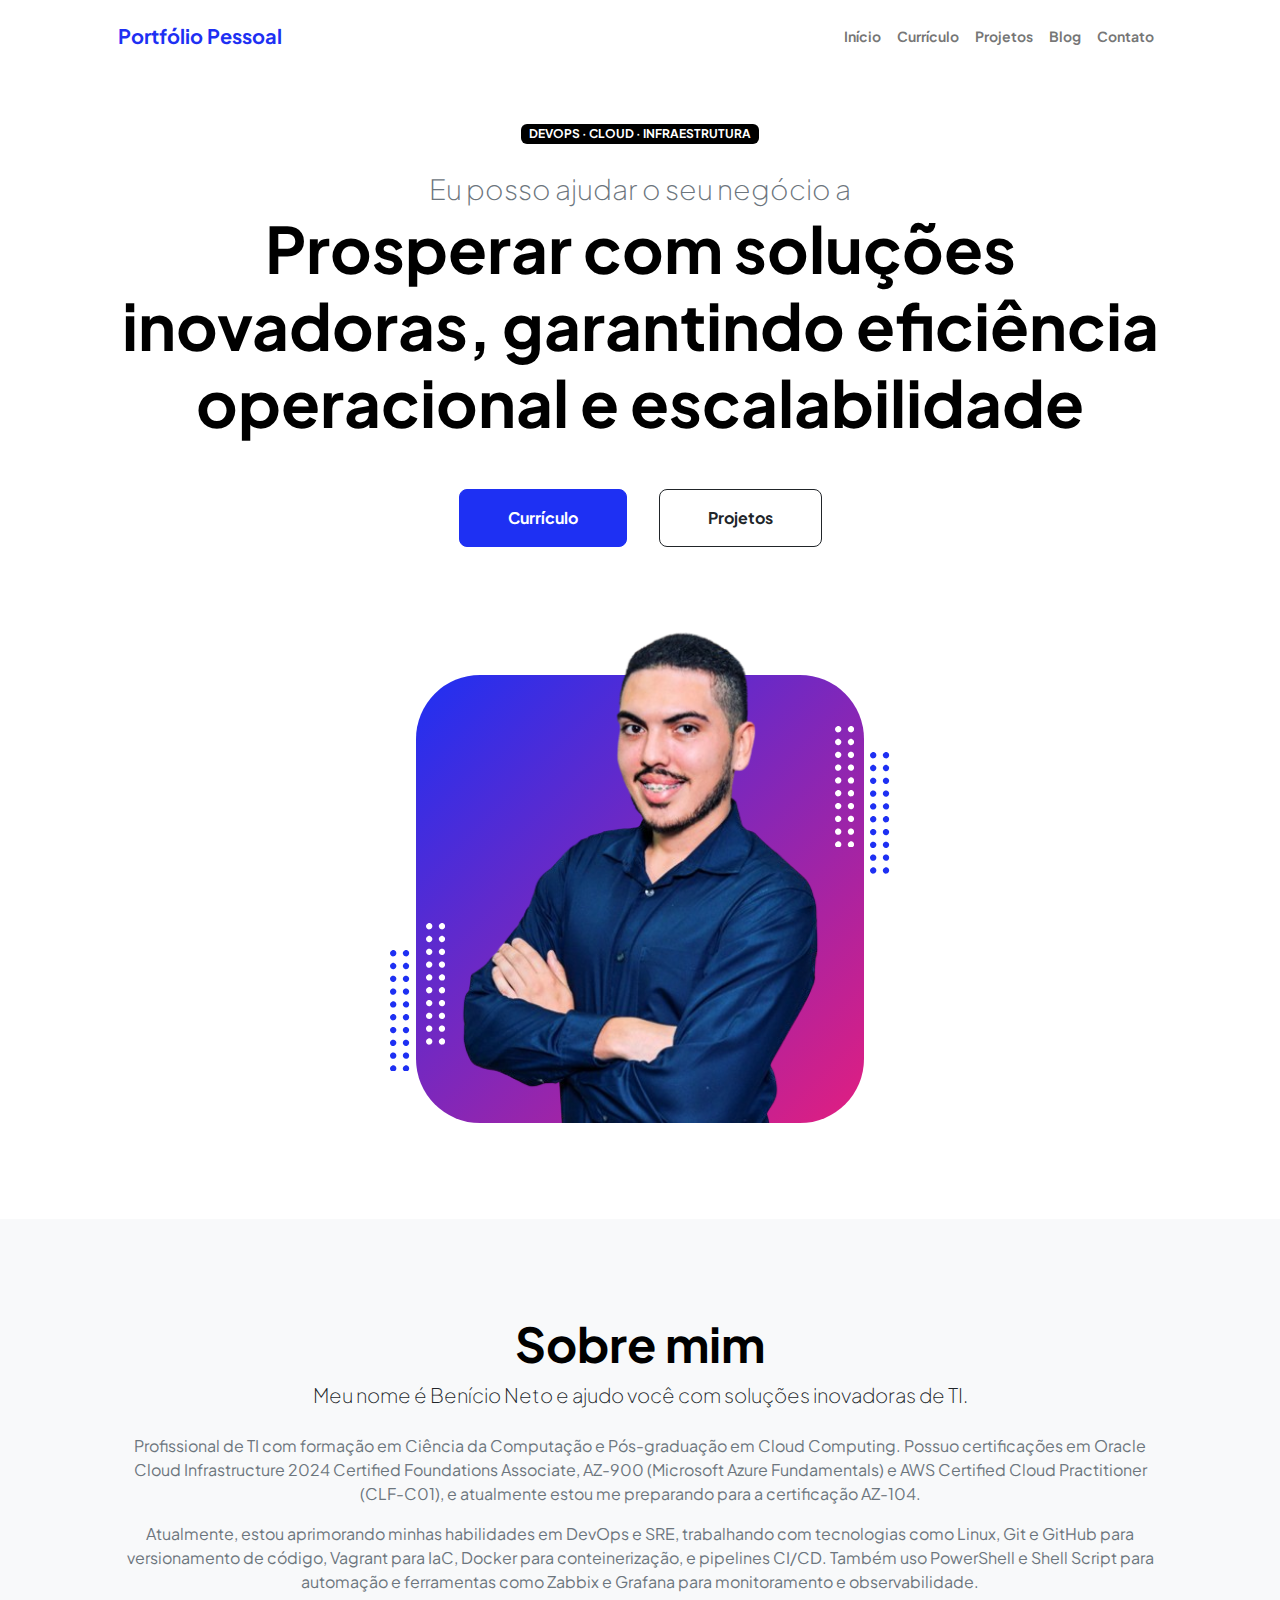
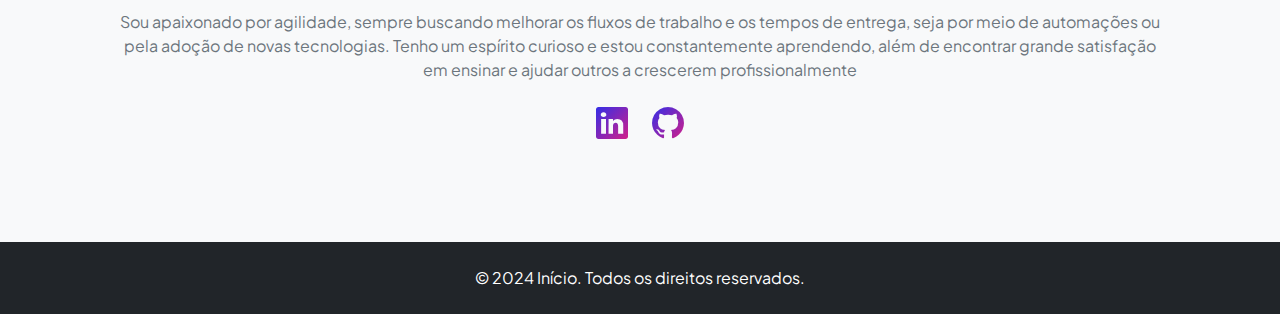
<file: index.html>
<!DOCTYPE html>
<html lang="en">
    <head>
        <meta charset="utf-8" />
        <meta name="viewport" content="width=device-width, initial-scale=1, shrink-to-fit=no" />
        <meta name="description" content="" />
        <meta name="author" content="" />
        <title>Portfólio Pessoal</title>
        <!-- Favicon-->
        <link rel="icon" type="image/x-icon" href="assets/favicon.ico" />
        <!-- Custom Google font-->
        <link rel="preconnect" href="https://fonts.googleapis.com" />
        <link rel="preconnect" href="https://fonts.gstatic.com" crossorigin />
        <link href="https://fonts.googleapis.com/css2?family=Plus+Jakarta+Sans:wght@100;200;300;400;500;600;700;800;900&amp;display=swap" rel="stylesheet" />
        <!-- Bootstrap icons-->
        <link href="https://cdn.jsdelivr.net/npm/bootstrap-icons@1.8.1/font/bootstrap-icons.css" rel="stylesheet" />
        <!-- Core theme CSS (includes Bootstrap)-->
        <link href="css/styles.css" rel="stylesheet" />
    </head>
    <body class="d-flex flex-column h-100">
        <main class="flex-shrink-0">
            <!-- Navigation-->
            <nav class="navbar navbar-expand-lg navbar-light bg-white py-3">
                <div class="container px-5">
                    <a class="navbar-brand" href="index.html"><span class="fw-bolder text-primary">Portfólio Pessoal</span></a>
                    <button class="navbar-toggler" type="button" data-bs-toggle="collapse" data-bs-target="#navbarSupportedContent" aria-controls="navbarSupportedContent" aria-expanded="false" aria-label="Toggle navigation"><span class="navbar-toggler-icon"></span></button>
                    <div class="collapse navbar-collapse" id="navbarSupportedContent">
                        <ul class="navbar-nav ms-auto mb-2 mb-lg-0 small fw-bolder">
                            <li class="nav-item"><a class="nav-link" href="index.html">Início</a></li>
                            <li class="nav-item"><a class="nav-link" href="resume.html">Currículo</a></li>
                            <li class="nav-item"><a class="nav-link" href="projects.html">Projetos</a></li>
                            <li class="nav-item"><a class="nav-link" href="blog.html">Blog</a></li>
                            <li class="nav-item"><a class="nav-link" href="contact.html">Contato</a></li>
                        </ul>
                    </div>
                </div>
            </nav>
            <!-- Header-->
            <header class="py-5">
                <div class="container px-5 pb-5">
                    <div class="row gx-5 align-items-center">
                        <div class="col-xxl-5">
                            <!-- Header text content-->
                            <div class="text-center text-xxl-start">
                                <div class="badge bg-black text-white mb-4"><div class="text-uppercase">DevOps &middot; Cloud &middot; Infraestrutura</div></div>
                                <div class="fs-3 fw-light text-muted">Eu posso ajudar o seu negócio a</div>
                                <h1 class="display-3 fw-bolder mb-5"><span class="text-black d-inline">Prosperar com soluções inovadoras, garantindo eficiência operacional e escalabilidade</span></h1>
                                <div class="d-grid gap-3 d-sm-flex justify-content-sm-center justify-content-xxl-start mb-3">
                                    <a class="btn btn-primary btn-lg px-5 py-3 me-sm-3 fs-6 fw-bolder" href="resume.html">Currículo</a>
                                    <a class="btn btn-outline-dark btn-lg px-5 py-3 fs-6 fw-bolder" href="projects.html">Projetos</a>
                                </div>
                            </div>
                        </div>
                        <div class="col-xxl-7">
                            <!-- Header profile picture-->
                            <div class="d-flex justify-content-center mt-5 mt-xxl-0">
                                <div class="profile bg-gradient-primary-to-secondary">
                                    <!-- TIP: For best results, use a photo with a transparent background like the demo example below-->
                                    <!-- Watch a tutorial on how to do this on YouTube (link)-->
                                    <img class="profile-img" src="assets/profile.png" alt="..." />
                                    <div class="dots-1">
                                        <!-- SVG Dots-->
                                        <svg version="1.1" xmlns="http://www.w3.org/2000/svg" xmlns:xlink="http://www.w3.org/1999/xlink" x="0px" y="0px" viewBox="0 0 191.6 1215.4" style="enable-background: new 0 0 191.6 1215.4" xml:space="preserve">
                                            <g transform="translate(0.000000,1280.000000) scale(0.100000,-0.100000)">
                                                <path d="M227.7,12788.6c-105-35-200-141-222-248c-43-206,163-412,369-369c155,32,275,190,260,339c-11,105-90,213-190,262        C383.7,12801.6,289.7,12808.6,227.7,12788.6z"></path>
                                                <path d="M1507.7,12788.6c-151-50-253-216-222-362c25-119,136-230,254-255c194-41,395,142,375,339c-11,105-90,213-190,262        C1663.7,12801.6,1569.7,12808.6,1507.7,12788.6z"></path>
                                                <path d="M227.7,11508.6c-105-35-200-141-222-248c-43-206,163-412,369-369c155,32,275,190,260,339c-11,105-90,213-190,262        C383.7,11521.6,289.7,11528.6,227.7,11508.6z"></path>
                                                <path d="M1507.7,11508.6c-151-50-253-216-222-362c25-119,136-230,254-255c194-41,395,142,375,339c-11,105-90,213-190,262        C1663.7,11521.6,1569.7,11528.6,1507.7,11508.6z"></path>
                                                <path d="M227.7,10228.6c-105-35-200-141-222-248c-43-206,163-412,369-369c155,32,275,190,260,339c-11,105-90,213-190,262        C383.7,10241.6,289.7,10248.6,227.7,10228.6z"></path>
                                                <path d="M1507.7,10228.6c-105-35-200-141-222-248c-43-206,163-412,369-369c155,32,275,190,260,339c-11,105-90,213-190,262        C1663.7,10241.6,1569.7,10248.6,1507.7,10228.6z"></path>
                                                <path d="M227.7,8948.6c-105-35-200-141-222-248c-43-206,163-412,369-369c155,32,275,190,260,339c-11,105-90,213-190,262        C383.7,8961.6,289.7,8968.6,227.7,8948.6z"></path>
                                                <path d="M1507.7,8948.6c-105-35-200-141-222-248c-43-206,163-412,369-369c155,32,275,190,260,339c-11,105-90,213-190,262        C1663.7,8961.6,1569.7,8968.6,1507.7,8948.6z"></path>
                                                <path d="M227.7,7668.6c-105-35-200-141-222-248c-43-206,163-412,369-369c155,32,275,190,260,339c-11,105-90,213-190,262        C383.7,7681.6,289.7,7688.6,227.7,7668.6z"></path>
                                                <path d="M1507.7,7668.6c-105-35-200-141-222-248c-43-206,163-412,369-369c155,32,275,190,260,339c-11,105-90,213-190,262        C1663.7,7681.6,1569.7,7688.6,1507.7,7668.6z"></path>
                                                <path d="M227.7,6388.6c-105-35-200-141-222-248c-43-206,163-412,369-369c155,32,275,190,260,339c-11,105-90,213-190,262        C383.7,6401.6,289.7,6408.6,227.7,6388.6z"></path>
                                                <path d="M1507.7,6388.6c-105-35-200-141-222-248c-43-206,163-412,369-369c155,32,275,190,260,339c-11,105-90,213-190,262        C1663.7,6401.6,1569.7,6408.6,1507.7,6388.6z"></path>
                                                <path d="M227.7,5108.6c-105-35-200-141-222-248c-43-206,163-412,369-369c155,32,275,190,260,339c-11,105-90,213-190,262        C383.7,5121.6,289.7,5128.6,227.7,5108.6z"></path>
                                                <path d="M1507.7,5108.6c-105-35-200-141-222-248c-43-206,163-412,369-369c155,32,275,190,260,339c-11,105-90,213-190,262        C1663.7,5121.6,1569.7,5128.6,1507.7,5108.6z"></path>
                                                <path d="M227.7,3828.6c-105-35-200-141-222-248c-43-206,163-412,369-369c155,32,275,190,260,339c-11,105-90,213-190,262        C383.7,3841.6,289.7,3848.6,227.7,3828.6z"></path>
                                                <path d="M1507.7,3828.6c-105-35-200-141-222-248c-43-206,163-412,369-369c155,32,275,190,260,339c-11,105-90,213-190,262        C1663.7,3841.6,1569.7,3848.6,1507.7,3828.6z"></path>
                                                <path d="M227.7,2548.6c-105-35-200-141-222-248c-43-206,163-412,369-369c155,32,275,190,260,339c-11,105-90,213-190,262        C383.7,2561.6,289.7,2568.6,227.7,2548.6z"></path>
                                                <path d="M1507.7,2548.6c-105-35-200-141-222-248c-43-206,163-412,369-369c155,32,275,190,260,339c-11,105-90,213-190,262        C1663.7,2561.6,1569.7,2568.6,1507.7,2548.6z"></path>
                                                <path d="M227.7,1268.6c-105-35-200-141-222-248c-43-206,163-412,369-369c155,32,275,190,260,339c-11,105-90,213-190,262        C383.7,1281.6,289.7,1288.6,227.7,1268.6z"></path>
                                                <path d="M1507.7,1268.6c-105-35-200-141-222-248c-43-206,163-412,369-369c155,32,275,190,260,339c-11,105-90,213-190,262        C1663.7,1281.6,1569.7,1288.6,1507.7,1268.6z"></path>
                                            </g>
                                        </svg>
                                        <!-- END of SVG dots-->
                                    </div>
                                    <div class="dots-2">
                                        <!-- SVG Dots-->
                                        <svg version="1.1" xmlns="http://www.w3.org/2000/svg" xmlns:xlink="http://www.w3.org/1999/xlink" x="0px" y="0px" viewBox="0 0 191.6 1215.4" style="enable-background: new 0 0 191.6 1215.4" xml:space="preserve">
                                            <g transform="translate(0.000000,1280.000000) scale(0.100000,-0.100000)">
                                                <path d="M227.7,12788.6c-105-35-200-141-222-248c-43-206,163-412,369-369c155,32,275,190,260,339c-11,105-90,213-190,262        C383.7,12801.6,289.7,12808.6,227.7,12788.6z"></path>
                                                <path d="M1507.7,12788.6c-151-50-253-216-222-362c25-119,136-230,254-255c194-41,395,142,375,339c-11,105-90,213-190,262        C1663.7,12801.6,1569.7,12808.6,1507.7,12788.6z"></path>
                                                <path d="M227.7,11508.6c-105-35-200-141-222-248c-43-206,163-412,369-369c155,32,275,190,260,339c-11,105-90,213-190,262        C383.7,11521.6,289.7,11528.6,227.7,11508.6z"></path>
                                                <path d="M1507.7,11508.6c-151-50-253-216-222-362c25-119,136-230,254-255c194-41,395,142,375,339c-11,105-90,213-190,262        C1663.7,11521.6,1569.7,11528.6,1507.7,11508.6z"></path>
                                                <path d="M227.7,10228.6c-105-35-200-141-222-248c-43-206,163-412,369-369c155,32,275,190,260,339c-11,105-90,213-190,262        C383.7,10241.6,289.7,10248.6,227.7,10228.6z"></path>
                                                <path d="M1507.7,10228.6c-105-35-200-141-222-248c-43-206,163-412,369-369c155,32,275,190,260,339c-11,105-90,213-190,262        C1663.7,10241.6,1569.7,10248.6,1507.7,10228.6z"></path>
                                                <path d="M227.7,8948.6c-105-35-200-141-222-248c-43-206,163-412,369-369c155,32,275,190,260,339c-11,105-90,213-190,262        C383.7,8961.6,289.7,8968.6,227.7,8948.6z"></path>
                                                <path d="M1507.7,8948.6c-105-35-200-141-222-248c-43-206,163-412,369-369c155,32,275,190,260,339c-11,105-90,213-190,262        C1663.7,8961.6,1569.7,8968.6,1507.7,8948.6z"></path>
                                                <path d="M227.7,7668.6c-105-35-200-141-222-248c-43-206,163-412,369-369c155,32,275,190,260,339c-11,105-90,213-190,262        C383.7,7681.6,289.7,7688.6,227.7,7668.6z"></path>
                                                <path d="M1507.7,7668.6c-105-35-200-141-222-248c-43-206,163-412,369-369c155,32,275,190,260,339c-11,105-90,213-190,262        C1663.7,7681.6,1569.7,7688.6,1507.7,7668.6z"></path>
                                                <path d="M227.7,6388.6c-105-35-200-141-222-248c-43-206,163-412,369-369c155,32,275,190,260,339c-11,105-90,213-190,262        C383.7,6401.6,289.7,6408.6,227.7,6388.6z"></path>
                                                <path d="M1507.7,6388.6c-105-35-200-141-222-248c-43-206,163-412,369-369c155,32,275,190,260,339c-11,105-90,213-190,262        C1663.7,6401.6,1569.7,6408.6,1507.7,6388.6z"></path>
                                                <path d="M227.7,5108.6c-105-35-200-141-222-248c-43-206,163-412,369-369c155,32,275,190,260,339c-11,105-90,213-190,262        C383.7,5121.6,289.7,5128.6,227.7,5108.6z"></path>
                                                <path d="M1507.7,5108.6c-105-35-200-141-222-248c-43-206,163-412,369-369c155,32,275,190,260,339c-11,105-90,213-190,262        C1663.7,5121.6,1569.7,5128.6,1507.7,5108.6z"></path>
                                                <path d="M227.7,3828.6c-105-35-200-141-222-248c-43-206,163-412,369-369c155,32,275,190,260,339c-11,105-90,213-190,262        C383.7,3841.6,289.7,3848.6,227.7,3828.6z"></path>
                                                <path d="M1507.7,3828.6c-105-35-200-141-222-248c-43-206,163-412,369-369c155,32,275,190,260,339c-11,105-90,213-190,262        C1663.7,3841.6,1569.7,3848.6,1507.7,3828.6z"></path>
                                                <path d="M227.7,2548.6c-105-35-200-141-222-248c-43-206,163-412,369-369c155,32,275,190,260,339c-11,105-90,213-190,262        C383.7,2561.6,289.7,2568.6,227.7,2548.6z"></path>
                                                <path d="M1507.7,2548.6c-105-35-200-141-222-248c-43-206,163-412,369-369c155,32,275,190,260,339c-11,105-90,213-190,262        C1663.7,2561.6,1569.7,2568.6,1507.7,2548.6z"></path>
                                                <path d="M227.7,1268.6c-105-35-200-141-222-248c-43-206,163-412,369-369c155,32,275,190,260,339c-11,105-90,213-190,262        C383.7,1281.6,289.7,1288.6,227.7,1268.6z"></path>
                                                <path d="M1507.7,1268.6c-105-35-200-141-222-248c-43-206,163-412,369-369c155,32,275,190,260,339c-11,105-90,213-190,262        C1663.7,1281.6,1569.7,1288.6,1507.7,1268.6z"></path>
                                            </g>
                                        </svg>
                                        <!-- END of SVG dots-->
                                    </div>
                                    <div class="dots-3">
                                        <!-- SVG Dots-->
                                        <svg version="1.1" xmlns="http://www.w3.org/2000/svg" xmlns:xlink="http://www.w3.org/1999/xlink" x="0px" y="0px" viewBox="0 0 191.6 1215.4" style="enable-background: new 0 0 191.6 1215.4" xml:space="preserve">
                                            <g transform="translate(0.000000,1280.000000) scale(0.100000,-0.100000)">
                                                <path d="M227.7,12788.6c-105-35-200-141-222-248c-43-206,163-412,369-369c155,32,275,190,260,339c-11,105-90,213-190,262        C383.7,12801.6,289.7,12808.6,227.7,12788.6z"></path>
                                                <path d="M1507.7,12788.6c-151-50-253-216-222-362c25-119,136-230,254-255c194-41,395,142,375,339c-11,105-90,213-190,262        C1663.7,12801.6,1569.7,12808.6,1507.7,12788.6z"></path>
                                                <path d="M227.7,11508.6c-105-35-200-141-222-248c-43-206,163-412,369-369c155,32,275,190,260,339c-11,105-90,213-190,262        C383.7,11521.6,289.7,11528.6,227.7,11508.6z"></path>
                                                <path d="M1507.7,11508.6c-151-50-253-216-222-362c25-119,136-230,254-255c194-41,395,142,375,339c-11,105-90,213-190,262        C1663.7,11521.6,1569.7,11528.6,1507.7,11508.6z"></path>
                                                <path d="M227.7,10228.6c-105-35-200-141-222-248c-43-206,163-412,369-369c155,32,275,190,260,339c-11,105-90,213-190,262        C383.7,10241.6,289.7,10248.6,227.7,10228.6z"></path>
                                                <path d="M1507.7,10228.6c-105-35-200-141-222-248c-43-206,163-412,369-369c155,32,275,190,260,339c-11,105-90,213-190,262        C1663.7,10241.6,1569.7,10248.6,1507.7,10228.6z"></path>
                                                <path d="M227.7,8948.6c-105-35-200-141-222-248c-43-206,163-412,369-369c155,32,275,190,260,339c-11,105-90,213-190,262        C383.7,8961.6,289.7,8968.6,227.7,8948.6z"></path>
                                                <path d="M1507.7,8948.6c-105-35-200-141-222-248c-43-206,163-412,369-369c155,32,275,190,260,339c-11,105-90,213-190,262        C1663.7,8961.6,1569.7,8968.6,1507.7,8948.6z"></path>
                                                <path d="M227.7,7668.6c-105-35-200-141-222-248c-43-206,163-412,369-369c155,32,275,190,260,339c-11,105-90,213-190,262        C383.7,7681.6,289.7,7688.6,227.7,7668.6z"></path>
                                                <path d="M1507.7,7668.6c-105-35-200-141-222-248c-43-206,163-412,369-369c155,32,275,190,260,339c-11,105-90,213-190,262        C1663.7,7681.6,1569.7,7688.6,1507.7,7668.6z"></path>
                                                <path d="M227.7,6388.6c-105-35-200-141-222-248c-43-206,163-412,369-369c155,32,275,190,260,339c-11,105-90,213-190,262        C383.7,6401.6,289.7,6408.6,227.7,6388.6z"></path>
                                                <path d="M1507.7,6388.6c-105-35-200-141-222-248c-43-206,163-412,369-369c155,32,275,190,260,339c-11,105-90,213-190,262        C1663.7,6401.6,1569.7,6408.6,1507.7,6388.6z"></path>
                                                <path d="M227.7,5108.6c-105-35-200-141-222-248c-43-206,163-412,369-369c155,32,275,190,260,339c-11,105-90,213-190,262        C383.7,5121.6,289.7,5128.6,227.7,5108.6z"></path>
                                                <path d="M1507.7,5108.6c-105-35-200-141-222-248c-43-206,163-412,369-369c155,32,275,190,260,339c-11,105-90,213-190,262        C1663.7,5121.6,1569.7,5128.6,1507.7,5108.6z"></path>
                                                <path d="M227.7,3828.6c-105-35-200-141-222-248c-43-206,163-412,369-369c155,32,275,190,260,339c-11,105-90,213-190,262        C383.7,3841.6,289.7,3848.6,227.7,3828.6z"></path>
                                                <path d="M1507.7,3828.6c-105-35-200-141-222-248c-43-206,163-412,369-369c155,32,275,190,260,339c-11,105-90,213-190,262        C1663.7,3841.6,1569.7,3848.6,1507.7,3828.6z"></path>
                                                <path d="M227.7,2548.6c-105-35-200-141-222-248c-43-206,163-412,369-369c155,32,275,190,260,339c-11,105-90,213-190,262        C383.7,2561.6,289.7,2568.6,227.7,2548.6z"></path>
                                                <path d="M1507.7,2548.6c-105-35-200-141-222-248c-43-206,163-412,369-369c155,32,275,190,260,339c-11,105-90,213-190,262        C1663.7,2561.6,1569.7,2568.6,1507.7,2548.6z"></path>
                                                <path d="M227.7,1268.6c-105-35-200-141-222-248c-43-206,163-412,369-369c155,32,275,190,260,339c-11,105-90,213-190,262        C383.7,1281.6,289.7,1288.6,227.7,1268.6z"></path>
                                                <path d="M1507.7,1268.6c-105-35-200-141-222-248c-43-206,163-412,369-369c155,32,275,190,260,339c-11,105-90,213-190,262        C1663.7,1281.6,1569.7,1288.6,1507.7,1268.6z"></path>
                                            </g>
                                        </svg>
                                        <!-- END of SVG dots-->
                                    </div>
                                    <div class="dots-4">
                                        <!-- SVG Dots-->
                                        <svg version="1.1" xmlns="http://www.w3.org/2000/svg" xmlns:xlink="http://www.w3.org/1999/xlink" x="0px" y="0px" viewBox="0 0 191.6 1215.4" style="enable-background: new 0 0 191.6 1215.4" xml:space="preserve">
                                            <g transform="translate(0.000000,1280.000000) scale(0.100000,-0.100000)">
                                                <path d="M227.7,12788.6c-105-35-200-141-222-248c-43-206,163-412,369-369c155,32,275,190,260,339c-11,105-90,213-190,262        C383.7,12801.6,289.7,12808.6,227.7,12788.6z"></path>
                                                <path d="M1507.7,12788.6c-151-50-253-216-222-362c25-119,136-230,254-255c194-41,395,142,375,339c-11,105-90,213-190,262        C1663.7,12801.6,1569.7,12808.6,1507.7,12788.6z"></path>
                                                <path d="M227.7,11508.6c-105-35-200-141-222-248c-43-206,163-412,369-369c155,32,275,190,260,339c-11,105-90,213-190,262        C383.7,11521.6,289.7,11528.6,227.7,11508.6z"></path>
                                                <path d="M1507.7,11508.6c-151-50-253-216-222-362c25-119,136-230,254-255c194-41,395,142,375,339c-11,105-90,213-190,262        C1663.7,11521.6,1569.7,11528.6,1507.7,11508.6z"></path>
                                                <path d="M227.7,10228.6c-105-35-200-141-222-248c-43-206,163-412,369-369c155,32,275,190,260,339c-11,105-90,213-190,262        C383.7,10241.6,289.7,10248.6,227.7,10228.6z"></path>
                                                <path d="M1507.7,10228.6c-105-35-200-141-222-248c-43-206,163-412,369-369c155,32,275,190,260,339c-11,105-90,213-190,262        C1663.7,10241.6,1569.7,10248.6,1507.7,10228.6z"></path>
                                                <path d="M227.7,8948.6c-105-35-200-141-222-248c-43-206,163-412,369-369c155,32,275,190,260,339c-11,105-90,213-190,262        C383.7,8961.6,289.7,8968.6,227.7,8948.6z"></path>
                                                <path d="M1507.7,8948.6c-105-35-200-141-222-248c-43-206,163-412,369-369c155,32,275,190,260,339c-11,105-90,213-190,262        C1663.7,8961.6,1569.7,8968.6,1507.7,8948.6z"></path>
                                                <path d="M227.7,7668.6c-105-35-200-141-222-248c-43-206,163-412,369-369c155,32,275,190,260,339c-11,105-90,213-190,262        C383.7,7681.6,289.7,7688.6,227.7,7668.6z"></path>
                                                <path d="M1507.7,7668.6c-105-35-200-141-222-248c-43-206,163-412,369-369c155,32,275,190,260,339c-11,105-90,213-190,262        C1663.7,7681.6,1569.7,7688.6,1507.7,7668.6z"></path>
                                                <path d="M227.7,6388.6c-105-35-200-141-222-248c-43-206,163-412,369-369c155,32,275,190,260,339c-11,105-90,213-190,262        C383.7,6401.6,289.7,6408.6,227.7,6388.6z"></path>
                                                <path d="M1507.7,6388.6c-105-35-200-141-222-248c-43-206,163-412,369-369c155,32,275,190,260,339c-11,105-90,213-190,262        C1663.7,6401.6,1569.7,6408.6,1507.7,6388.6z"></path>
                                                <path d="M227.7,5108.6c-105-35-200-141-222-248c-43-206,163-412,369-369c155,32,275,190,260,339c-11,105-90,213-190,262        C383.7,5121.6,289.7,5128.6,227.7,5108.6z"></path>
                                                <path d="M1507.7,5108.6c-105-35-200-141-222-248c-43-206,163-412,369-369c155,32,275,190,260,339c-11,105-90,213-190,262        C1663.7,5121.6,1569.7,5128.6,1507.7,5108.6z"></path>
                                                <path d="M227.7,3828.6c-105-35-200-141-222-248c-43-206,163-412,369-369c155,32,275,190,260,339c-11,105-90,213-190,262        C383.7,3841.6,289.7,3848.6,227.7,3828.6z"></path>
                                                <path d="M1507.7,3828.6c-105-35-200-141-222-248c-43-206,163-412,369-369c155,32,275,190,260,339c-11,105-90,213-190,262        C1663.7,3841.6,1569.7,3848.6,1507.7,3828.6z"></path>
                                                <path d="M227.7,2548.6c-105-35-200-141-222-248c-43-206,163-412,369-369c155,32,275,190,260,339c-11,105-90,213-190,262        C383.7,2561.6,289.7,2568.6,227.7,2548.6z"></path>
                                                <path d="M1507.7,2548.6c-105-35-200-141-222-248c-43-206,163-412,369-369c155,32,275,190,260,339c-11,105-90,213-190,262        C1663.7,2561.6,1569.7,2568.6,1507.7,2548.6z"></path>
                                                <path d="M227.7,1268.6c-105-35-200-141-222-248c-43-206,163-412,369-369c155,32,275,190,260,339c-11,105-90,213-190,262        C383.7,1281.6,289.7,1288.6,227.7,1268.6z"></path>
                                                <path d="M1507.7,1268.6c-105-35-200-141-222-248c-43-206,163-412,369-369c155,32,275,190,260,339c-11,105-90,213-190,262        C1663.7,1281.6,1569.7,1288.6,1507.7,1268.6z"></path>
                                            </g>
                                        </svg>
                                        <!-- END of SVG dots-->
                                    </div>
                                </div>
                            </div>
                        </div>
                    </div>
                </div>
            </header>
            <!-- About Section-->
            <section class="bg-light py-5">
                <div class="container px-5">
                    <div class="row gx-5 justify-content-center">
                        <div class="col-xxl-8">
                            <div class="text-center my-5">
                                <h2 class="display-5 fw-bolder"><span class="text-black d-inline">Sobre mim</span></h2>
                                <p class="lead fw-light mb-4">Meu nome é Benício Neto e ajudo você com soluções inovadoras de TI.</p>
                                <p class="text-muted">Profissional de TI com formação em Ciência da Computação e Pós-graduação em Cloud Computing. Possuo certificações em Oracle Cloud Infrastructure 2024 Certified Foundations Associate, AZ-900 (Microsoft Azure Fundamentals) e AWS Certified Cloud Practitioner (CLF-C01), e atualmente estou me preparando para a certificação AZ-104.</p>
                                <p class="text-muted"> Atualmente, estou aprimorando minhas habilidades em DevOps e SRE, trabalhando com tecnologias como Linux, Git e GitHub para versionamento de código, Vagrant para IaC, Docker para conteinerização, e pipelines CI/CD. Também uso PowerShell e Shell Script para automação e ferramentas como Zabbix e Grafana para monitoramento e observabilidade.</p>
                                <p class="text-muted"> Sou apaixonado por agilidade, sempre buscando melhorar os fluxos de trabalho e os tempos de entrega, seja por meio de automações ou pela adoção de novas tecnologias. Tenho um espírito curioso e estou constantemente aprendendo, além de encontrar grande satisfação em ensinar e ajudar outros a crescerem profissionalmente</p>
                                <div class="d-flex justify-content-center fs-2 gap-4">
                                    <a class="text-gradient" href="https://www.linkedin.com/in/benicio-neto/"><i class="bi bi-linkedin"></i></a>
                                    <a class="text-gradient" href="https://github.com/beniciont/"><i class="bi bi-github"></i></a>
                                </div>
                            </div>
                        </div>
                    </div>
                </div>
            </section>
        </main>
    <!-- Footer -->
    <footer class="bg-dark text-white py-4">
        <div class="container px-5">
            <div class="row align-items-center justify-content-center">
                <div class="col-lg-6 text-center">
                    <p class="mb-0">&copy; 2024 Início. Todos os direitos reservados.</p>
                </div>
            </div>
        </div>
    </footer>
        <!-- Bootstrap core JS-->
        <script src="https://cdn.jsdelivr.net/npm/bootstrap@5.2.3/dist/js/bootstrap.bundle.min.js"></script>
        <!-- Core theme JS-->
        <script src="js/scripts.js"></script>
    </body>
</html>
</file>
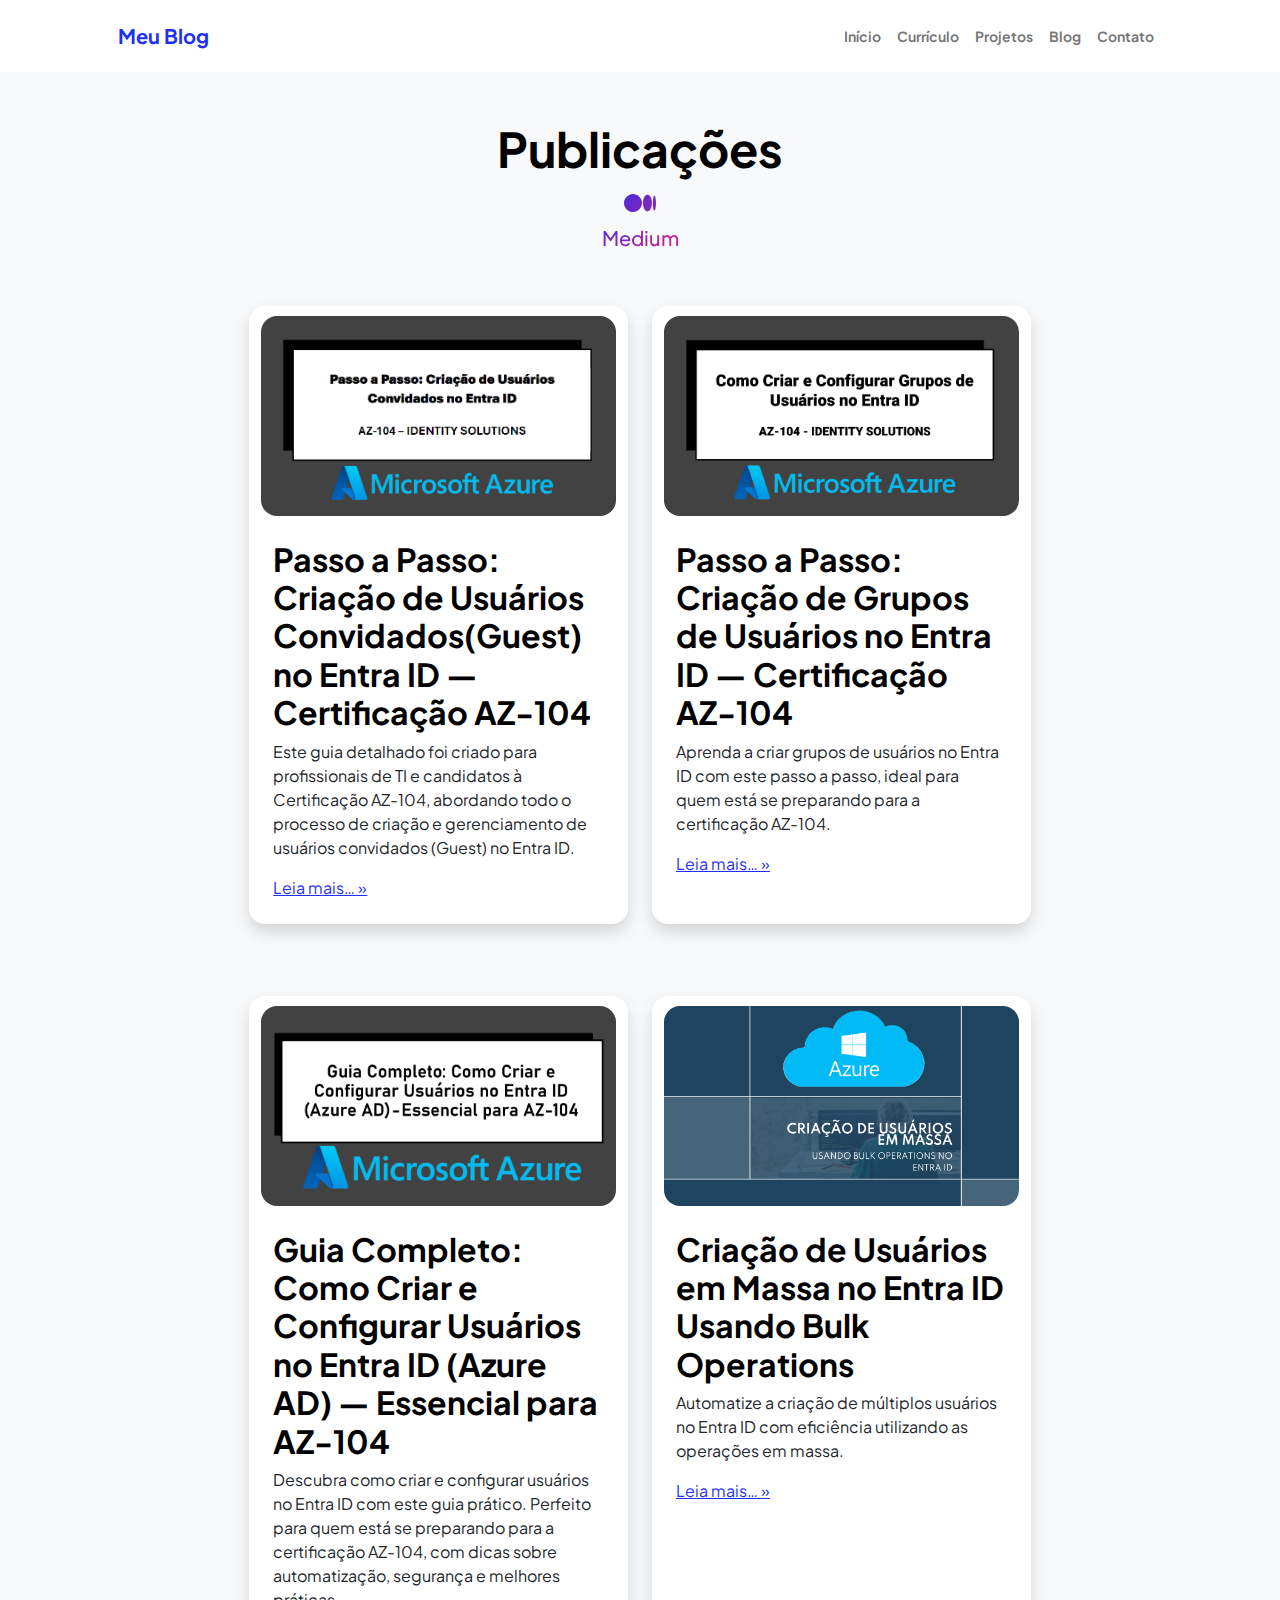
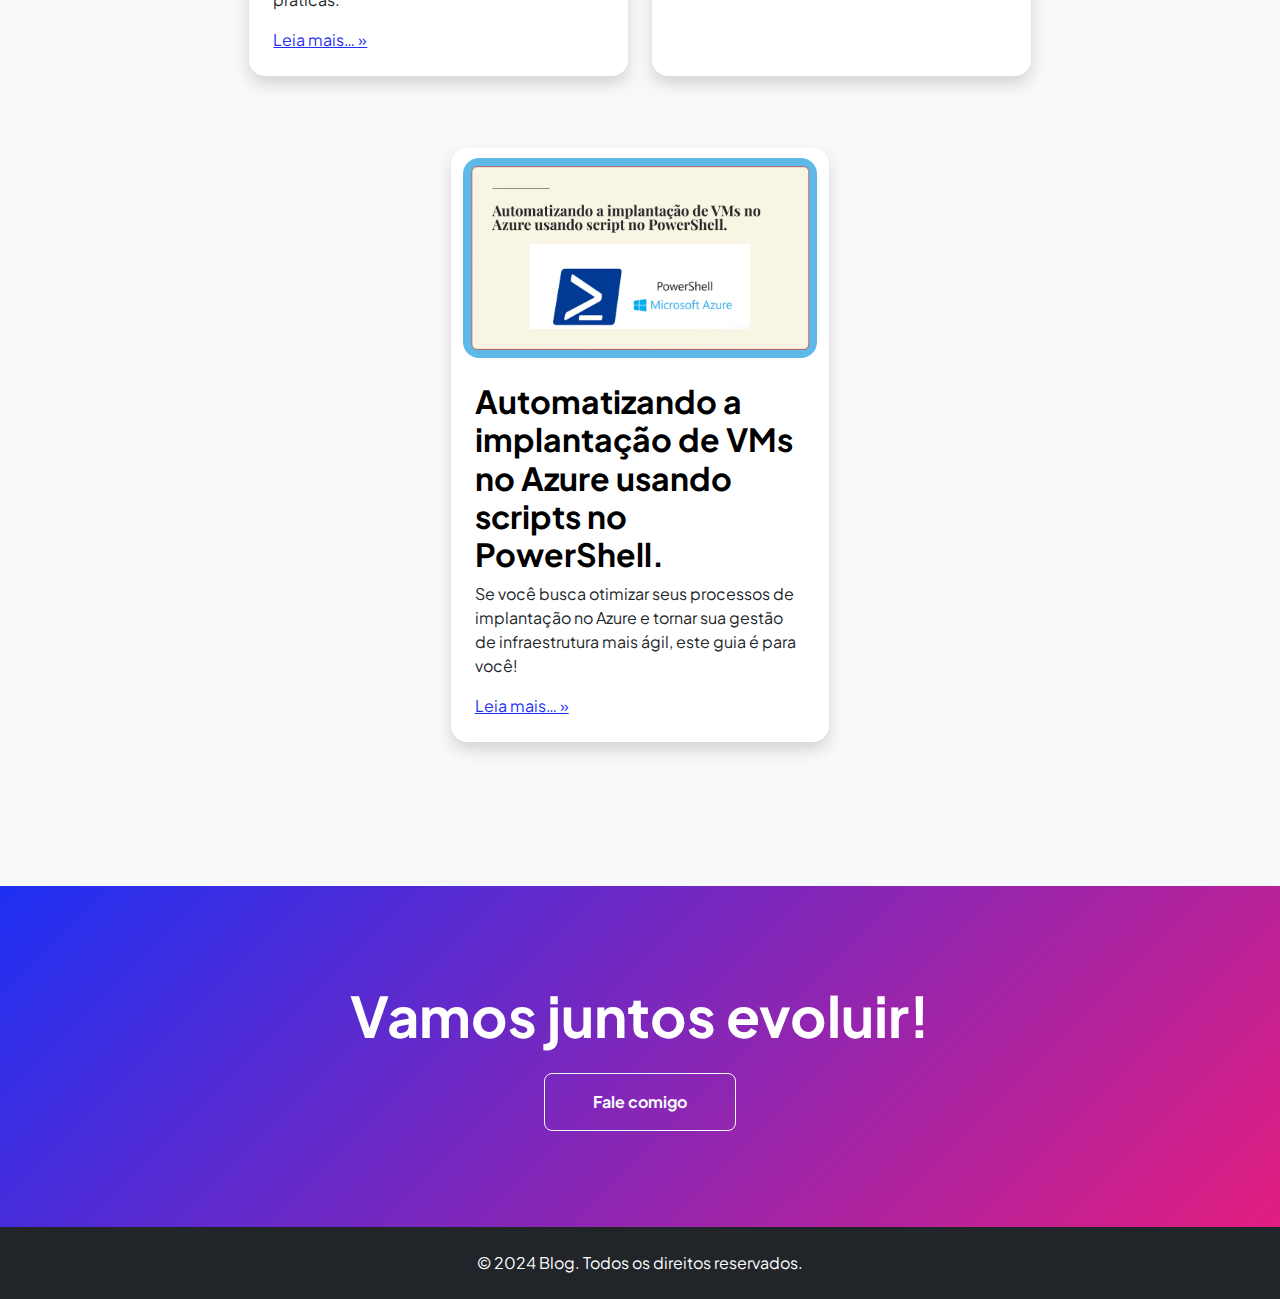
<file: blog.html>
<!DOCTYPE html>
<html lang="pt-BR">
<head>
    <meta charset="utf-8" />
    <meta name="viewport" content="width=device-width, initial-scale=1, shrink-to-fit=no" />
    <meta name="description" content="Benício Neto's blog showcasing his projects and publications on Medium." />
    <meta name="author" content="Benício Neto" />
    <title>Meu Blog</title>
    <!-- Favicon-->
    <link rel="icon" type="image/x-icon" href="assets/favicon.ico" />
    <!-- Custom Google font-->
    <link rel="preconnect" href="https://fonts.googleapis.com" />
    <link rel="preconnect" href="https://fonts.gstatic.com" crossorigin />
    <link href="https://fonts.googleapis.com/css2?family=Plus+Jakarta+Sans:wght@100;200;300;400;500;600;700;800;900&amp;display=swap" rel="stylesheet" />
    <!-- Bootstrap icons-->
    <link href="https://cdn.jsdelivr.net/npm/bootstrap-icons@1.8.1/font/bootstrap-icons.css" rel="stylesheet" />
    <!-- Core theme CSS (includes Bootstrap)-->
    <link href="https://cdn.jsdelivr.net/npm/bootstrap@5.3.0/dist/css/bootstrap.min.css" rel="stylesheet" />
    <link href="css/styles.css" rel="stylesheet" />
    <style>
        h2.fw-bolder a {
            color: black;
            text-decoration: none;
        }

        h2.fw-bolder a:hover {
            color: blue;
        }
    </style>
</head>
<body class="d-flex flex-column h-100 bg-light">
    <main class="flex-shrink-0">
        <!-- Navigation-->
        <nav class="navbar navbar-expand-lg navbar-light bg-white py-3">
            <div class="container px-5">
                <a class="navbar-brand" href="index.html"><span class="fw-bolder text-primary">Meu Blog</span></a>
                <button class="navbar-toggler" type="button" data-bs-toggle="collapse" data-bs-target="#navbarSupportedContent" aria-controls="navbarSupportedContent" aria-expanded="false" aria-label="Toggle navigation"><span class="navbar-toggler-icon"></span></button>
                <div class="collapse navbar-collapse" id="navbarSupportedContent">
                    <ul class="navbar-nav ms-auto mb-2 mb-lg-0 small fw-bolder">
                        <li class="nav-item"><a class="nav-link" href="index.html">Início</a></li>
                        <li class="nav-item"><a class="nav-link" href="resume.html">Currículo</a></li>
                        <li class="nav-item"><a class="nav-link" href="projects.html">Projetos</a></li>
                        <li class="nav-item"><a class="nav-link" href="blog.html">Blog</a></li>
                        <li class="nav-item"><a class="nav-link" href="contact.html">Contato</a></li>
                    </ul>
                </div>
            </div>
        </nav>
        <!-- Projects Section-->
        <section class="py-5">
            <div class="container-fluid px-5 mb-5">
                <div class="text-center mb-5">
                    <h1 class="display-5 fw-bolder mb-0"><span class="text-black d-inline">Publicações</span></h1>
                    <div class="d-flex justify-content-center align-items-center fs-2 gap-4">
                        <a class="text-gradient" href="https://medium.com/@benicio-neto" style="text-decoration: none;"><i class="bi bi-medium"></i><h5>Medium</h5></a>
                    </div>
                </div>
                <div class="row justify-content-center">
                    <div class="col-lg-10 col-xl-8">
                        <div class="row justify-content-center gx-3 gx-lg-4 g-4">
                            <!-- Project Card 5-->
                            <div class="col-md-6 mb-5">
                                <div class="card overflow-hidden shadow rounded-4 border-0 h-100">
                                    <div class="card-body p-0">
                                        <div class="container-fluid">
                                            <div class="row align-items-center">
                                                <div class="col-md-12">
                                                    <div class="position-relative" style="margin-top: 10px;">
                                                        <img class="img-fluid rounded-4" src="assets/az-guest-user-create.png" style="width: 100%; height: 200px; object-fit: fill;" alt="Guia Completo: Como Criar e Configurar Usuários no Entra ID">
                                                        <a href="https://benicio-neto.medium.com/passo-a-passo-criação-de-usuários-convidados-guest-no-entra-id-certificação-az-104-2f686e38f6e0" class="stretched-link" aria-label="Leia mais sobre o projeto Como Criar Usuários Convidados(Guest) no Entra ID"></a>
                                                    </div>
                                                </div>
                                                <div class="col-md-12 p-4">
                                                    <h2 class="fw-bolder"><a href="https://benicio-neto.medium.com/passo-a-passo-criação-de-usuários-convidados-guest-no-entra-id-certificação-az-104-2f686e38f6e0" rel="bookmark">Passo a Passo: Criação de Usuários Convidados(Guest) no Entra ID — Certificação AZ-104</a></h2>
                                                    <p>Este guia detalhado foi criado para profissionais de TI e candidatos à Certificação AZ-104, abordando todo o processo de criação e gerenciamento de usuários convidados (Guest) no Entra ID.</p>
                                                    <a class="more-link" href="https://benicio-neto.medium.com/passo-a-passo-criação-de-usuários-convidados-guest-no-entra-id-certificação-az-104-2f686e38f6e0">Leia mais… »</a>
                                                </div>
                                            </div>
                                        </div>
                                    </div>
                                </div>
                            </div>
                            <!-- Project Card 4-->
                            <div class="col-md-6 mb-5">
                                <div class="card overflow-hidden shadow rounded-4 border-0 h-100">
                                    <div class="card-body p-0">
                                        <div class="container-fluid">
                                            <div class="row align-items-center">
                                                <div class="col-md-12">
                                                    <div class="position-relative" style="margin-top: 10px;">
                                                        <img class="img-fluid rounded-4" src="assets/az-group-create.png" style="width: 100%; height: 200px; object-fit: fill;" alt="Guia Completo: Como Criar e Configurar Usuários no Entra ID">
                                                        <a href="https://benicio-neto.medium.com/guia-completo-como-criar-e-configurar-usuários-no-entra-id-azure-ad-essencial-para-az-104-98af39bad2b3" class="stretched-link" aria-label="Leia mais sobre o projeto Como Criar e Configurar Usuários no Entra ID (Azure AD)"></a>
                                                    </div>
                                                </div>
                                                <div class="col-md-12 p-4">
                                                    <h2 class="fw-bolder"><a href="https://benicio-neto.medium.com/guia-completo-como-criar-e-configurar-usuários-no-entra-id-azure-ad-essencial-para-az-104-98af39bad2b3" rel="bookmark">Passo a Passo: Criação de Grupos de Usuários no Entra ID — Certificação AZ-104</a></h2>
                                                    <p>Aprenda a criar grupos de usuários no Entra ID com este passo a passo, ideal para quem está se preparando para a certificação AZ-104.</p>
                                                    <a class="more-link" href="https://benicio-neto.medium.com/guia-completo-como-criar-e-configurar-usuários-no-entra-id-azure-ad-essencial-para-az-104-98af39bad2b3">Leia mais… »</a>
                                                </div>
                                            </div>
                                        </div>
                                    </div>
                                </div>
                            </div>
                            <!-- Project Card 3-->
                            <div class="col-md-6 mb-5">
                                <div class="card overflow-hidden shadow rounded-4 border-0 h-100">
                                    <div class="card-body p-0">
                                        <div class="container-fluid">
                                            <div class="row align-items-center">
                                                <div class="col-md-12">
                                                    <div class="position-relative" style="margin-top: 10px;">
                                                        <img class="img-fluid rounded-4" src="assets/az-user-create.png" style="width: 100%; height: 200px; object-fit: fill;" alt="Guia Completo: Como Criar e Configurar Usuários no Entra ID">
                                                        <a href="https://benicio-neto.medium.com/guia-completo-como-criar-e-configurar-usuários-no-entra-id-azure-ad-essencial-para-az-104-98af39bad2b3" class="stretched-link" aria-label="Leia mais sobre o projeto Como Criar e Configurar Usuários no Entra ID (Azure AD)"></a>
                                                    </div>
                                                </div>
                                                <div class="col-md-12 p-4">
                                                    <h2 class="fw-bolder"><a href="https://benicio-neto.medium.com/guia-completo-como-criar-e-configurar-usuários-no-entra-id-azure-ad-essencial-para-az-104-98af39bad2b3" rel="bookmark">Guia Completo: Como Criar e Configurar Usuários no Entra ID (Azure AD) — Essencial para AZ-104</a></h2>
                                                    <p>Descubra como criar e configurar usuários no Entra ID com este guia prático. Perfeito para quem está se preparando para a certificação AZ-104, com dicas sobre automatização, segurança e melhores práticas.</p>
                                                    <a class="more-link" href="https://benicio-neto.medium.com/guia-completo-como-criar-e-configurar-usuários-no-entra-id-azure-ad-essencial-para-az-104-98af39bad2b3">Leia mais… »</a>
                                                </div>
                                            </div>
                                        </div>
                                    </div>
                                </div>
                            </div>
                            <!-- Project Card 2-->
                            <div class="col-md-6 mb-5">
                                <div class="card overflow-hidden shadow rounded-4 border-0 h-100">
                                    <div class="card-body p-0">
                                        <div class="container-fluid">
                                            <div class="row align-items-center">
                                                <div class="col-md-12">
                                                    <div class="position-relative" style="margin-top: 10px;">
                                                        <img class="img-fluid rounded-4" src="assets/az-bulk-op.png" style="width: 100%; height: 200px; object-fit: fill;" alt="Criação de Usuários em Massa no Entra ID">
                                                        <a href="https://medium.com/@benicio-neto/criação-de-usuários-em-massa-no-entra-id-usando-bulk-operations-6d95ea1fe78c" class="stretched-link" aria-label="Leia mais sobre o projeto Criação de Usuários em Massa no Entra ID"></a>
                                                    </div>
                                                </div>
                                                <div class="col-md-12 p-4">
                                                    <h2 class="fw-bolder"><a href="https://medium.com/@benicio-neto/criação-de-usuários-em-massa-no-entra-id-usando-bulk-operations-6d95ea1fe78c" rel="bookmark">Criação de Usuários em Massa no Entra ID Usando Bulk Operations</a></h2>
                                                    <p>Automatize a criação de múltiplos usuários no Entra ID com eficiência utilizando as operações em massa.</p>
                                                    <a class="more-link" href="https://medium.com/@benicio-neto/criação-de-usuários-em-massa-no-entra-id-usando-bulk-operations-6d95ea1fe78c">Leia mais… »</a>
                                                </div>
                                            </div>
                                        </div>
                                    </div>
                                </div>
                            </div>
                            <!-- Project Card 1-->
                            <div class="col-md-6 mb-5" data-category="Devops">
                                <div class="card overflow-hidden shadow rounded-4 border-0 h-100">
                                    <div class="card-body p-0">
                                        <div class="container-fluid">
                                            <div class="row align-items-center">
                                                <div class="col-md-12">
                                                    <div class="position-relative" style="margin-top: 10px;">
                                                        <img class="img-fluid rounded-4" src="assets/auto-pwshell.png" style="width: 100%; height: 200px; object-fit: fill;" alt="Automatizando a implantação de VMs no Azure usando scripts no PowerShell">
                                                    </div>
                                                </div>
                                                <div class="col-md-12 p-4">
                                                    <h2 class="fw-bolder"><a href="https://medium.com/@benicio-neto/automatizando-a-implantação-de-vms-no-azure-usando-scripts-no-powershell-3c4bfd224e15" rel="bookmark">Automatizando a implantação de VMs no Azure usando scripts no PowerShell.</a></h2>
                                                    <p>Se você busca otimizar seus processos de implantação no Azure e tornar sua gestão de infraestrutura mais ágil, este guia é para você!</p>
                                                    <a class="more-link" href="https://medium.com/@benicio-neto/automatizando-a-implantação-de-vms-no-azure-usando-scripts-no-powershell-3c4bfd224e15">Leia mais… »</a>
                                                </div>
                                            </div>
                                        </div>
                                    </div>
                                </div>
                            </div>
                        </div> <!-- End Row -->
                    </div> <!-- End Col -->
                </div> <!-- End Row -->
            </div> <!-- End Container -->
        </section>
        <!-- Call to action section-->
        <section class="py-5 bg-gradient-primary-to-secondary text-white">
            <div class="container px-5 my-5">
                <div class="text-center">
                    <h2 class="display-4 fw-bolder mb-4">Vamos juntos evoluir!</h2>
                    <a class="btn btn-outline-light btn-lg px-5 py-3 fs-6 fw-bolder" href="contact.html">Fale comigo</a>
                </div>
            </div>
        </section>
    </main>
    <!-- Footer -->
    <footer class="bg-dark text-white py-4">
        <div class="container px-5">
            <div class="row align-items-center justify-content-center">
                <div class="col-lg-6 text-center">
                    <p class="mb-0">&copy; 2024 Blog. Todos os direitos reservados.</p>
                </div>
            </div>
        </div>
    </footer>
    <!-- Bootstrap core JS-->
    <script src="https://cdn.jsdelivr.net/npm/bootstrap@5.3.0/dist/js/bootstrap.bundle.min.js"></script>
</body>
</html>
</file>
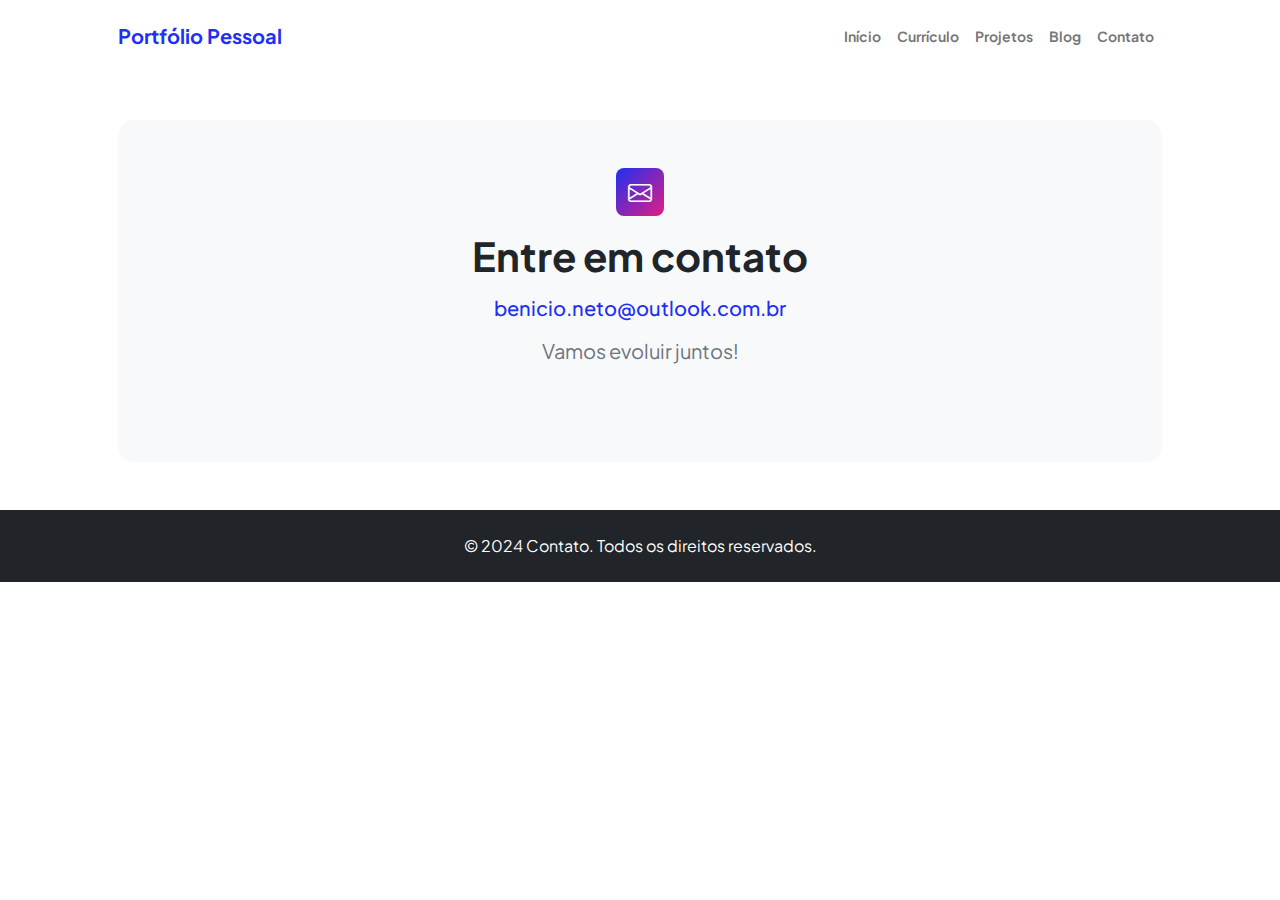
<file: contact.html>
<!DOCTYPE html>
<html lang="en">
    <head>
        <meta charset="utf-8" />
        <meta name="viewport" content="width=device-width, initial-scale=1, shrink-to-fit=no" />
        <meta name="description" content />
        <meta name="author" content />
        <title>Fomulário de Contato</title>
        <!-- Favicon-->
        <link rel="icon" type="image/x-icon" href="assets/favicon.ico" />
        <!-- Custom Google font-->
        <link rel="preconnect" href="https://fonts.googleapis.com" />
        <link rel="preconnect" href="https://fonts.gstatic.com" crossorigin />
        <link href="https://fonts.googleapis.com/css2?family=Plus+Jakarta+Sans:wght@100;200;300;400;500;600;700;800;900&amp;display=swap" rel="stylesheet" />
        <!-- Bootstrap icons-->
        <link href="https://cdn.jsdelivr.net/npm/bootstrap-icons@1.8.1/font/bootstrap-icons.css" rel="stylesheet" />
        <!-- Core theme CSS (includes Bootstrap)-->
        <link href="css/styles.css" rel="stylesheet" />
    </head>
    <body class="d-flex flex-column">
        <main class="flex-shrink-0">
            <!-- Navigation-->
            <nav class="navbar navbar-expand-lg navbar-light bg-white py-3">
                <div class="container px-5">
                    <a class="navbar-brand" href="index.html"><span class="fw-bolder text-primary">Portfólio Pessoal</span></a>
                    <button class="navbar-toggler" type="button" data-bs-toggle="collapse" data-bs-target="#navbarSupportedContent" aria-controls="navbarSupportedContent" aria-expanded="false" aria-label="Toggle navigation"><span class="navbar-toggler-icon"></span></button>
                    <div class="collapse navbar-collapse" id="navbarSupportedContent">
                        <ul class="navbar-nav ms-auto mb-2 mb-lg-0 small fw-bolder">
                            <li class="nav-item"><a class="nav-link" href="index.html">Início</a></li>
                            <li class="nav-item"><a class="nav-link" href="resume.html">Currículo</a></li>
                            <li class="nav-item"><a class="nav-link" href="projects.html">Projetos</a></li>
                            <li class="nav-item"><a class="nav-link" href="blog.html">Blog</a></li>
                            <li class="nav-item"><a class="nav-link" href="contact.html">Contato</a></li>
                        </ul>
                    </div>
                </div>
            </nav>
            <!-- Page content-->
            <section class="py-5">
                <div class="container px-5">
                    <!-- Contact form-->
                    <div class="bg-light rounded-4 py-5 px-4 px-md-5">
                        <div class="text-center mb-5">
                            <div class="feature bg-primary bg-gradient-primary-to-secondary text-white rounded-3 mb-3"><i class="bi bi-envelope"></i></div>
                            <h1 class="fw-bolder">Entre em contato</h1>
                            <p class="fw-bolder"><a href="mailto:benicio.neto@outlook.com.br" style="text-decoration: none;"><h5>benicio.neto@outlook.com.br</h5></a></p>
                            <p class="lead fw-normal text-muted mb-0">Vamos evoluir juntos!</p>
                        </div>
            </section>
        </main>
   <!-- Footer -->
   <footer class="bg-dark text-white py-4">
    <div class="container px-5">
        <div class="row align-items-center justify-content-center">
            <div class="col-lg-6 text-center">
                <p class="mb-0">&copy; 2024 Contato. Todos os direitos reservados.</p>
            </div>
        </div>
    </div>
</footer>
        <!-- Bootstrap core JS-->
        <script src="https://cdn.jsdelivr.net/npm/bootstrap@5.2.3/dist/js/bootstrap.bundle.min.js"></script>
        <!-- Core theme JS-->
        <script src="js/scripts.js"></script>
        <!-- * * * * * * * * * * * * * * * * * * * * * * * * * * * * * * * * * * * * * * * *-->
        <!-- * *                               SB Forms JS                               * *-->
        <!-- * * Activate your form at https://startbootstrap.com/solution/contact-forms * *-->
        <!-- * * * * * * * * * * * * * * * * * * * * * * * * * * * * * * * * * * * * * * * *-->
        <script src="https://cdn.startbootstrap.com/sb-forms-latest.js"></script>
    </body>
</html>
</file>
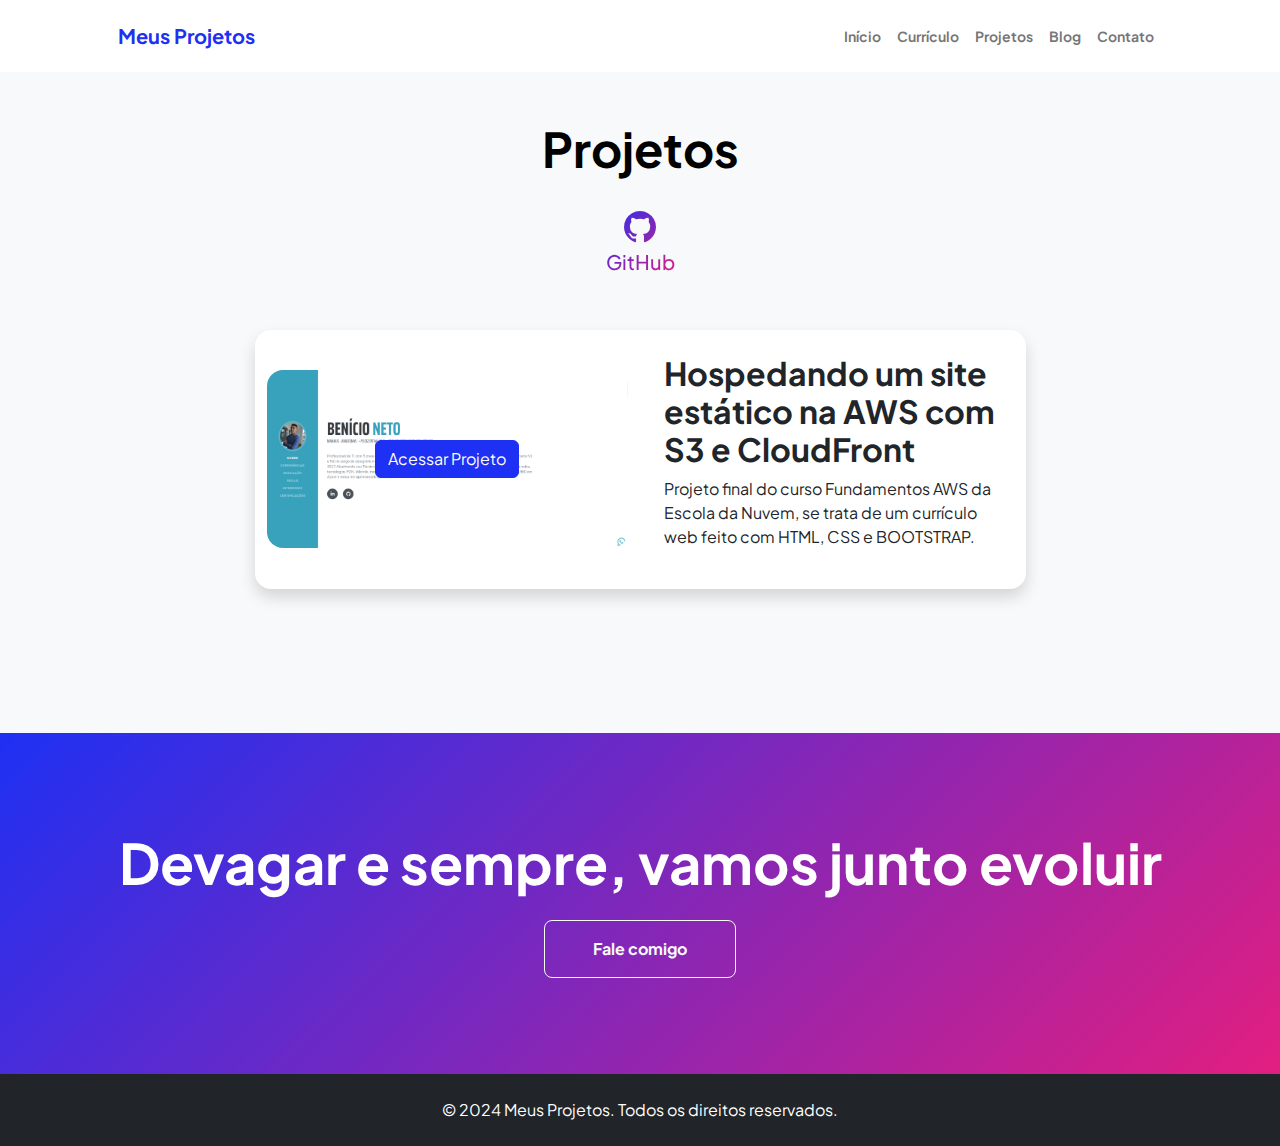
<file: projects.html>
<!DOCTYPE html>
<html lang="en">
    <head>
        <meta charset="utf-8" />
        <meta name="viewport" content="width=device-width, initial-scale=1, shrink-to-fit=no" />
        <meta name="description" content="" />
        <meta name="author" content="" />
        <title>Meus Projetos</title>
        <!-- Favicon-->
        <link rel="icon" type="image/x-icon" href="assets/favicon.ico" />
        <!-- Custom Google font-->
        <link rel="preconnect" href="https://fonts.googleapis.com" />
        <link rel="preconnect" href="https://fonts.gstatic.com" crossorigin />
        <link href="https://fonts.googleapis.com/css2?family=Plus+Jakarta+Sans:wght@100;200;300;400;500;600;700;800;900&amp;display=swap" rel="stylesheet" />
        <!-- Bootstrap icons-->
        <link href="https://cdn.jsdelivr.net/npm/bootstrap-icons@1.8.1/font/bootstrap-icons.css" rel="stylesheet" />
        <!-- Core theme CSS (includes Bootstrap)-->
        <link href="css/styles.css" rel="stylesheet" />
    </head>
    <body class="d-flex flex-column h-100 bg-light">
        <main class="flex-shrink-0">
            <!-- Navigation-->
            <nav class="navbar navbar-expand-lg navbar-light bg-white py-3">
                <div class="container px-5">
                    <a class="navbar-brand" href="index.html"><span class="fw-bolder text-primary">Meus Projetos</span></a>
                    <button class="navbar-toggler" type="button" data-bs-toggle="collapse" data-bs-target="#navbarSupportedContent" aria-controls="navbarSupportedContent" aria-expanded="false" aria-label="Toggle navigation"><span class="navbar-toggler-icon"></span></button>
                    <div class="collapse navbar-collapse" id="navbarSupportedContent">
                        <ul class="navbar-nav ms-auto mb-2 mb-lg-0 small fw-bolder">
                            <li class="nav-item"><a class="nav-link" href="index.html">Início</a></li>
                            <li class="nav-item"><a class="nav-link" href="resume.html">Currículo</a></li>
                            <li class="nav-item"><a class="nav-link" href="projects.html">Projetos</a></li>
                            <li class="nav-item"><a class="nav-link" href="blog.html">Blog</a></li>
                            <li class="nav-item"><a class="nav-link" href="contact.html">Contato</a></li>
                        </ul>
                    </div>
                </div>
            </nav>
            <!-- Projects Section-->
            <section class="py-5">
                <div class="container px-5 mb-5">
                    <div class="text-center mb-5">
                        <h1 class="display-5 fw-bolder mb-0"><span class="text-black d-inline">Projetos</span></h1><br>
                            <div class="d-flex justify-content-center fs-2 gap-4">
                                <a class="text-gradient" href="https://github.com/beniciont/" style="text-decoration: none;"><i class="bi bi-github"></i><h5>GitHub</h5></a>
                            </div>
                    </div>
                    <div class="row gx-5 justify-content-center">
                        <div class="col-lg-11 col-xl-9 col-xxl-8">
                            <!-- Project Card 1-->
                            <div class="card overflow-hidden shadow rounded-4 border-0 mb-5">
                                <div class="card-body p-0">
                                    <div class="container-fluid">
                                        <div class="row align-items-center">
                                            <!-- Coluna da imagem -->
                                            <div class="col-md-6">
                                                <div class="position-relative">
                                                    <img class="img-fluid rounded-4" src="assets/cv-web.png" style="width: 100%; max-width: 100%; height: auto;" alt="Screenshot do projeto">
                                                    <!-- Botão de acesso -->
                                                    <a href="http://cv-benicioneto.site.s3-website-sa-east-1.amazonaws.com/" class="stretched-link"></a>
                                                    <a href="http://cv-benicioneto.site.s3-website-sa-east-1.amazonaws.com/" class="btn btn-primary stretched-link position-absolute top-50 start-50 translate-middle">Acessar Projeto</a>
                                                </div>
                                            </div>
                                            <!-- Coluna da descrição -->
                                            <div class="col-md-6 p-4">
                                                <h2 class="fw-bolder">Hospedando um site estático na AWS com S3 e CloudFront</h2>
                                                <p>Projeto final do curso Fundamentos AWS da Escola da Nuvem, se trata de um currículo web feito com HTML, CSS e BOOTSTRAP.</p>
                                            </div>
                                        </div>
                                    </div>
                                </div>
                            </div>
                            <!-- Project Card 2-->
                            <!-- <div class="card overflow-hidden shadow rounded-4 border-0">
                                <div class="card-body p-0">
                                    <div class="d-flex align-items-center">
                                        <div class="p-5">
                                            <h2 class="fw-bolder">Project Name 2</h2>
                                            <p>Lorem ipsum dolor sit amet consectetur adipisicing elit. Eius at enim eum illum aperiam placeat esse? Mollitia omnis minima saepe recusandae libero, iste ad asperiores! Explicabo commodi quo itaque! Ipsam!</p>
                                        </div>
                                        <img class="img-fluid" src="https://dummyimage.com/300x400/343a40/6c757d" alt="..." />
                                    </div>
                                </div>
                            </div> -->
                        </div>
                    </div>
                </div>
            </section>
            <!-- Call to action section-->
            <section class="py-5 bg-gradient-primary-to-secondary text-white">
                <div class="container px-5 my-5">
                    <div class="text-center">
                        <h2 class="display-4 fw-bolder mb-4">Devagar e sempre, vamos junto evoluir</h2>
                        <a class="btn btn-outline-light btn-lg px-5 py-3 fs-6 fw-bolder" href="contact.html">Fale comigo</a>
                    </div>
                </div>
            </section>
        </main>
    <!-- Footer -->
    <footer class="bg-dark text-white py-4">
        <div class="container px-5">
            <div class="row align-items-center justify-content-center">
                <div class="col-lg-6 text-center">
                    <p class="mb-0">&copy; 2024 Meus Projetos. Todos os direitos reservados.</p>
                </div>
            </div>
        </div>
    </footer>
        <!-- Bootstrap core JS-->
        <script src="https://cdn.jsdelivr.net/npm/bootstrap@5.2.3/dist/js/bootstrap.bundle.min.js"></script>
        <!-- Core theme JS-->
        <script src="js/scripts.js"></script>
    </body>
</html>
</file>
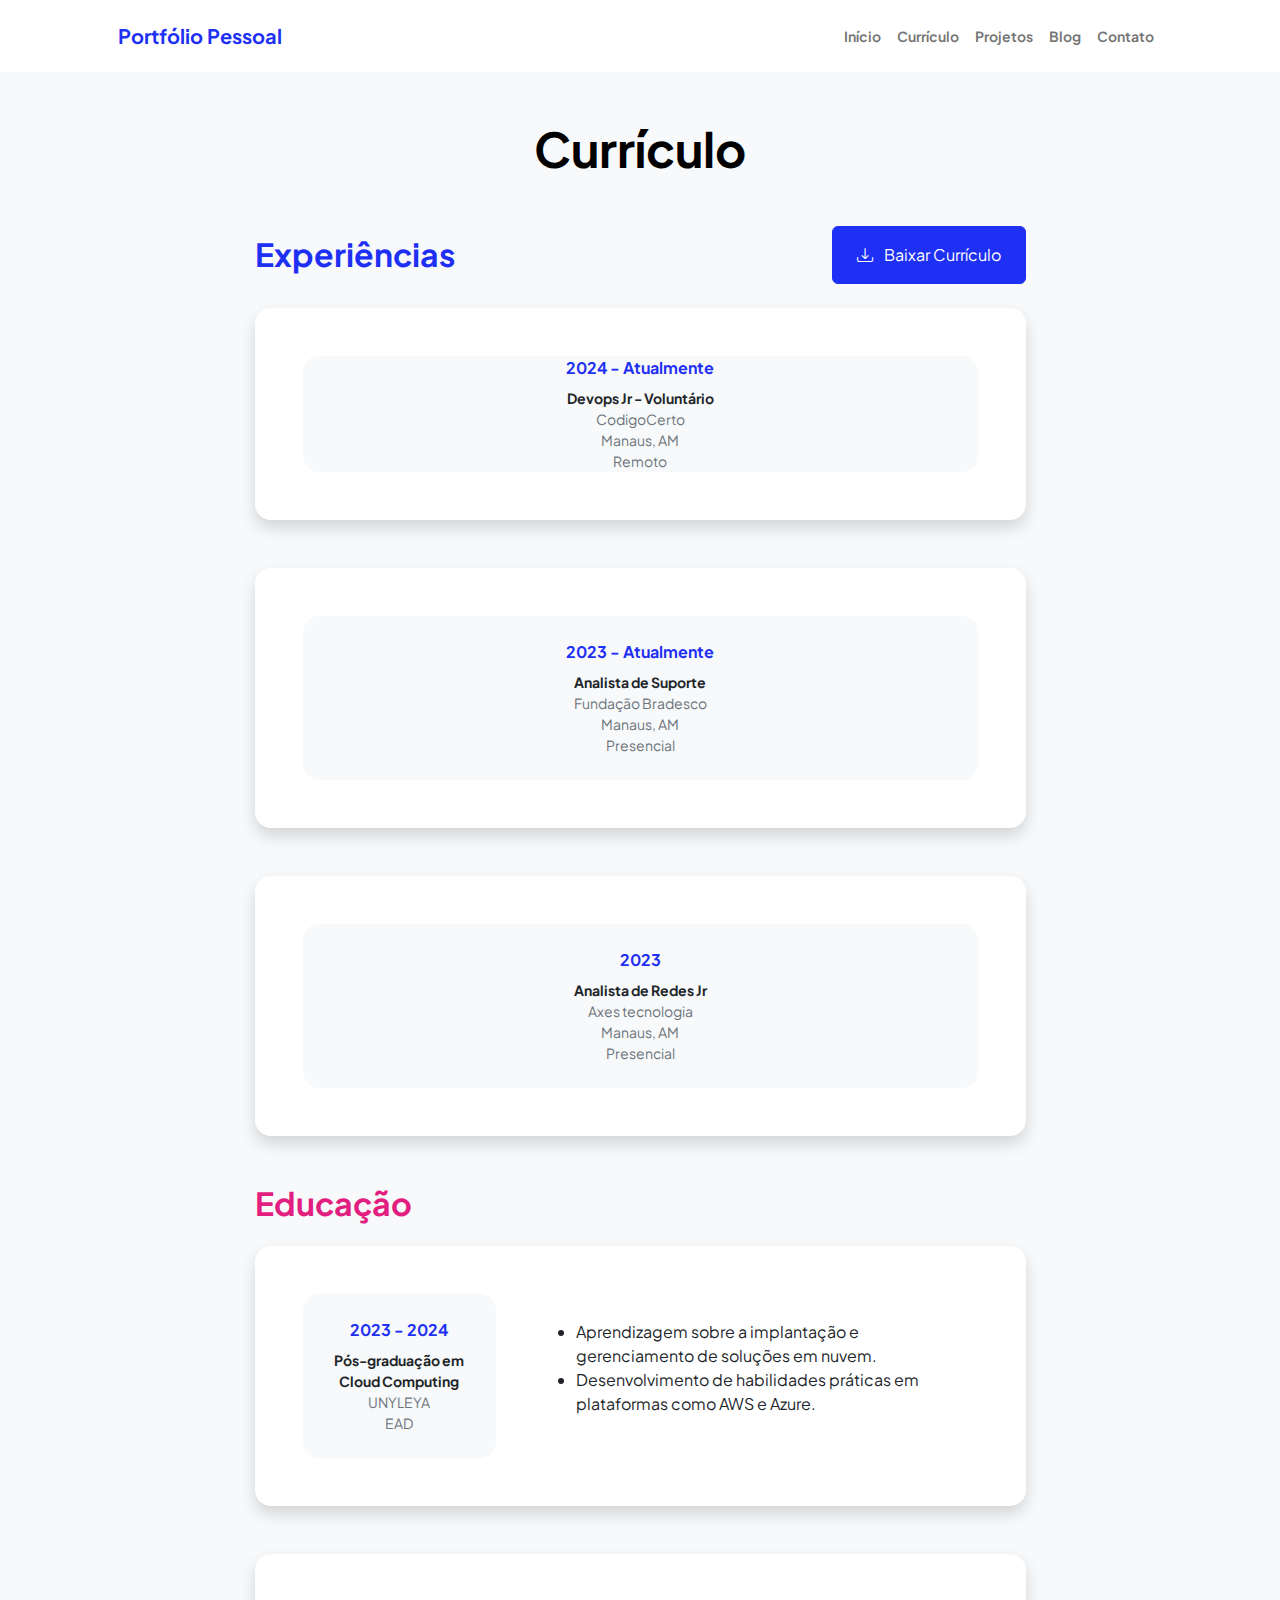
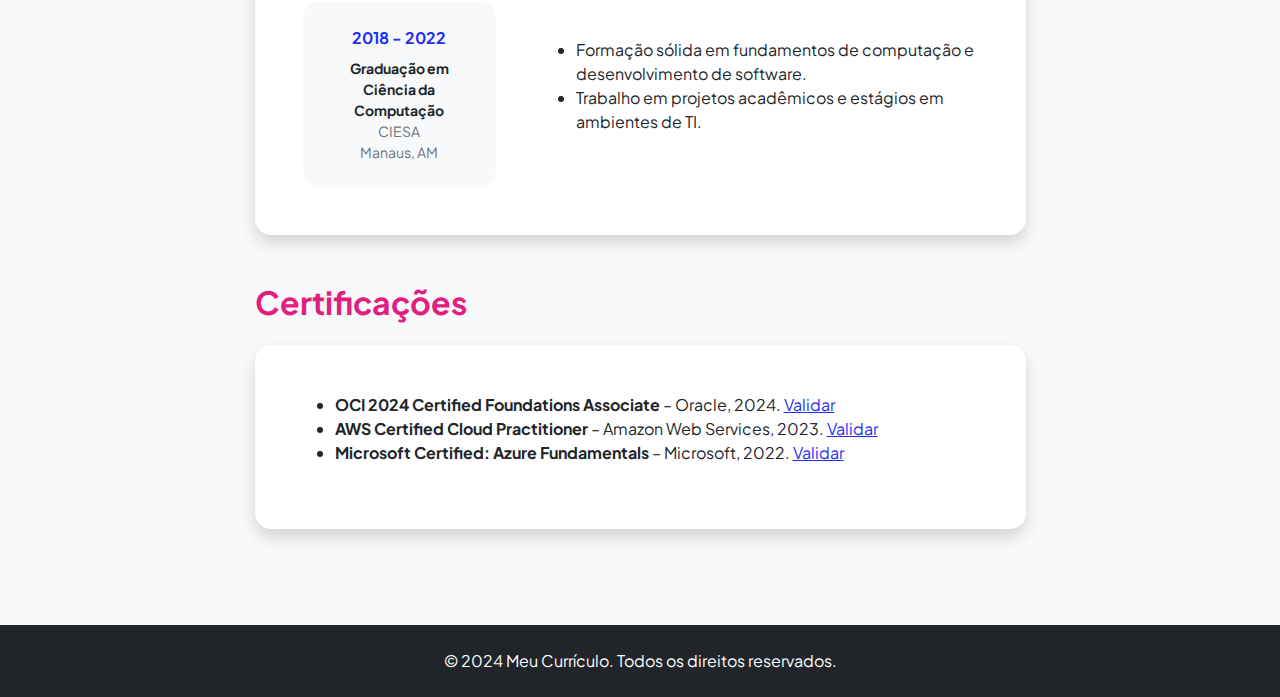
<file: resume.html>
<!DOCTYPE html>
<html lang="en">
<head>
    <meta charset="utf-8" />
    <meta name="viewport" content="width=device-width, initial-scale=1, shrink-to-fit=no" />
    <meta name="description" content="" />
    <meta name="author" content="" />
    <title>Meu Currículo</title>
    <!-- Favicon -->
    <link rel="icon" type="image/x-icon" href="assets/favicon.ico" />
    <!-- Custom Google Font -->
    <link rel="preconnect" href="https://fonts.googleapis.com" />
    <link rel="preconnect" href="https://fonts.gstatic.com" crossorigin />
    <link href="https://fonts.googleapis.com/css2?family=Plus+Jakarta+Sans:wght@100;200;300;400;500;600;700;800;900&display=swap" rel="stylesheet" />
    <!-- Bootstrap Icons -->
    <link href="https://cdn.jsdelivr.net/npm/bootstrap-icons@1.8.1/font/bootstrap-icons.css" rel="stylesheet" />
    <!-- Core Theme CSS (includes Bootstrap) -->
    <link href="css/styles.css" rel="stylesheet" />
    <style>
        .card-body .bg-light {
            text-align: center;
        }
    </style>
</head>
<body class="d-flex flex-column h-100 bg-light">
    <main class="flex-shrink-0">
        <!-- Navigation -->
        <nav class="navbar navbar-expand-lg navbar-light bg-white py-3">
            <div class="container px-5">
                <a class="navbar-brand" href="index.html"><span class="fw-bolder text-primary">Portfólio Pessoal</span></a>
                <button class="navbar-toggler" type="button" data-bs-toggle="collapse" data-bs-target="#navbarSupportedContent" aria-controls="navbarSupportedContent" aria-expanded="false" aria-label="Toggle navigation">
                    <span class="navbar-toggler-icon"></span>
                </button>
                <div class="collapse navbar-collapse" id="navbarSupportedContent">
                    <ul class="navbar-nav ms-auto mb-2 mb-lg-0 small fw-bolder">
                        <li class="nav-item"><a class="nav-link" href="index.html">Início</a></li>
                        <li class="nav-item"><a class="nav-link" href="resume.html">Currículo</a></li>
                        <li class="nav-item"><a class="nav-link" href="projects.html">Projetos</a></li>
                        <li class="nav-item"><a class="nav-link" href="blog.html">Blog</a></li>
                        <li class="nav-item"><a class="nav-link" href="contact.html">Contato</a></li>
                    </ul>
                </div>
            </div>
        </nav>
        <!-- Page Content -->
        <div class="container px-5 my-5">
            <div class="text-center mb-5">
                <h1 class="display-5 fw-bolder mb-0"><span class="text-black d-inline">Currículo</span></h1>
            </div>
            <div class="row gx-5 justify-content-center">
                <div class="col-lg-11 col-xl-9 col-xxl-8">
                    <!-- Experience Section -->
                    <section>
                        <div class="d-flex align-items-center justify-content-between mb-4">
                            <h2 class="text-primary fw-bolder mb-0">Experiências</h2>
                            <a class="btn btn-primary px-4 py-3" href="assets/Curriculo - Benício Neto - 2024.08 - CL.pdf">
                                <div class="d-inline-block bi bi-download me-2"></div>
                                Baixar Currículo
                            </a>
                        </div>
                        <!-- Experience Card 1 -->
                        <div class="card shadow border-0 rounded-4 mb-5">
                            <div class="card-body p-5">
                                <div class="row align-items-center gx-5">
                                    <div class="col mb-4 mb-lg-0">
                                        <div class="bg-light p-6 rounded-4">
                                            <div class="text-primary fw-bolder mb-2">2024 - Atualmente</div>
                                            <div class="small fw-bolder">Devops Jr - Voluntário</div>
                                            <div class="small text-muted">CodigoCerto</div>
                                            <div class="small text-muted">Manaus, AM</div>
                                            <div class="small text-muted">Remoto</div>
                                        </div>
                                    </div>
                                </div>
                            </div>
                        </div>
                        <!-- Experience Card 2 -->
                        <div class="card shadow border-0 rounded-4 mb-5">
                            <div class="card-body p-5">
                                <div class="row align-items-center gx-5">
                                    <div class="col mb-4 mb-lg-0">
                                        <div class="bg-light p-4 rounded-4">
                                            <div class="text-primary fw-bolder mb-2">2023 - Atualmente</div>
                                            <div class="small fw-bolder">Analista de Suporte</div>
                                            <div class="small text-muted">Fundação Bradesco</div>
                                            <div class="small text-muted">Manaus, AM</div>
                                            <div class="small text-muted">Presencial</div>
                                        </div>
                                    </div>
                                </div>
                            </div>
                        </div>
                        <!-- Experience Card 3 -->
                        <div class="card shadow border-0 rounded-4 mb-5">
                            <div class="card-body p-5">
                                <div class="row align-items-center gx-5">
                                    <div class="col mb-4 mb-lg-0">
                                        <div class="bg-light p-4 rounded-4">
                                            <div class="text-primary fw-bolder mb-2">2023</div>
                                            <div class="small fw-bolder">Analista de Redes Jr</div>
                                            <div class="small text-muted">Axes tecnologia</div>
                                            <div class="small text-muted">Manaus, AM</div>
                                            <div class="small text-muted">Presencial</div>
                                        </div>
                                    </div>
                                </div>
                            </div>
                        </div>
                    </section>
                    <!-- Education Section -->
                    <section>
                        <h2 class="text-secondary fw-bolder mb-4">Educação</h2>
                        <!-- Education Card 1 -->
                        <div class="card shadow border-0 rounded-4 mb-5">
                            <div class="card-body p-5">
                                <div class="row align-items-center gx-5">
                                    <div class="col mb-4 mb-lg-0">
                                        <div class="bg-light p-4 rounded-4">
                                            <div class="text-primary fw-bolder mb-2">2023 - 2024</div>
                                            <div class="small fw-bolder">Pós-graduação em Cloud Computing</div>
                                            <div class="small text-muted">UNYLEYA</div>
                                            <div class="small text-muted">EAD</div>
                                        </div>
                                    </div>
                                    <div class="col-lg-8">
                                        <ul class="custom-list">
                                            <li>Aprendizagem sobre a implantação e gerenciamento de soluções em nuvem.</li>
                                            <li>Desenvolvimento de habilidades práticas em plataformas como AWS e Azure.</li>
                                        </ul>
                                    </div>
                                </div>
                            </div>
                        </div>
                        <!-- Education Card 2 -->
                        <div class="card shadow border-0 rounded-4 mb-5">
                            <div class="card-body p-5">
                                <div class="row align-items-center gx-5">
                                    <div class="col mb-4 mb-lg-0">
                                        <div class="bg-light p-4 rounded-4">
                                            <div class="text-primary fw-bolder mb-2">2018 - 2022</div>
                                            <div class="small fw-bolder">Graduação em Ciência da Computação</div>
                                            <div class="small text-muted">CIESA</div>
                                            <div class="small text-muted">Manaus, AM</div>
                                        </div>
                                    </div>
                                    <div class="col-lg-8">
                                        <ul class="custom-list">
                                            <li>Formação sólida em fundamentos de computação e desenvolvimento de software.</li>
                                            <li>Trabalho em projetos acadêmicos e estágios em ambientes de TI.</li>
                                        </ul>
                                    </div>
                                </div>
                            </div>
                        </div>
                    </section>
                    <!-- Certifications Section -->
                    <section>
                        <h2 class="text-secondary fw-bolder mb-4">Certificações</h2>
                        <div class="card shadow border-0 rounded-4 mb-5">
                            <div class="card-body p-5">
                                <ul class="custom-list">
                                    <li>
                                        <strong>OCI 2024 Certified Foundations Associate</strong> – Oracle, 2024.
                                        <a href="https://catalog-education.oracle.com/pls/certview/sharebadge?id=F93C3EE8BE5203E747D89F9A68B788D9CFB6828ABFB2C3BF9192D69C9960906B" target="_blank">Validar</a>
                                    </li>
                                    <li>
                                        <strong>AWS Certified Cloud Practitioner</strong> – Amazon Web Services, 2023.
                                        <a href="https://www.credly.com/badges/a47b77d6-b8be-45ff-bd1b-f5ef81f9321c" target="_blank">Validar</a>
                                    </li>
                                    <li>
                                        <strong>Microsoft Certified: Azure Fundamentals</strong> – Microsoft, 2022.
                                        <a href="https://www.credly.com/badges/651b1ec6-57a5-4f12-bfdc-5ac4af6c3953" target="_blank">Validar</a>
                                    </li>
                                </ul>
                            </div>
                        </div>
                    </section>
                </div>
            </div>
        </div>
    </main>
    <!-- Footer -->
    <footer class="bg-dark text-white py-4">
        <div class="container px-5">
            <div class="row align-items-center justify-content-center">
                <div class="col-lg-6 text-center">
                    <p class="mb-0">&copy; 2024 Meu Currículo. Todos os direitos reservados.</p>
                </div>
            </div>
        </div>
    </footer>
    <!-- Bootstrap core JS -->
    <script src="https://cdn.jsdelivr.net/npm/bootstrap@5.3.0/dist/js/bootstrap.bundle.min.js"></script>
</body>
</html>
</file>
